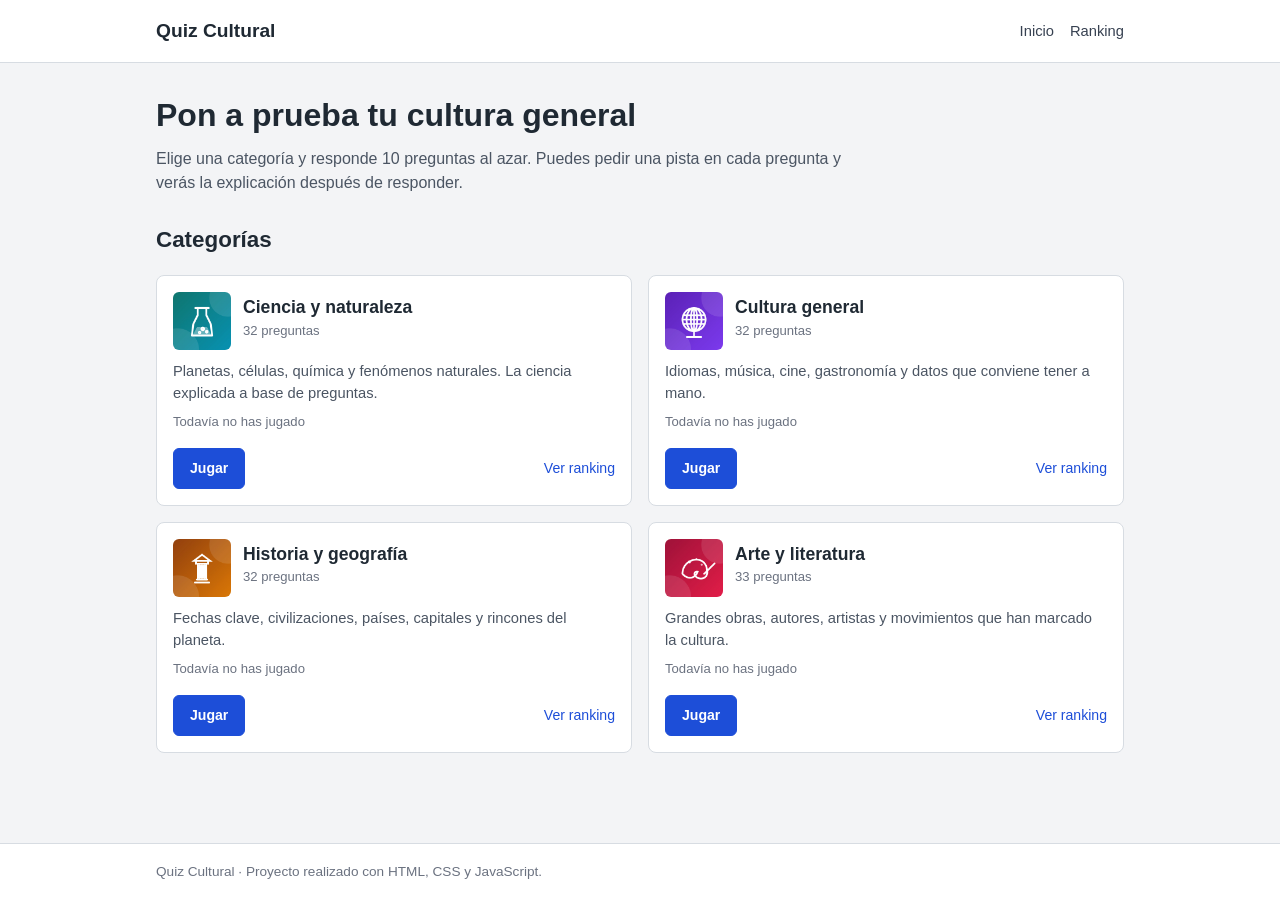
<file: index.html>
<!DOCTYPE html>
<html lang="es">
<head>
  <meta charset="UTF-8">
  <meta name="viewport" content="width=device-width, initial-scale=1.0">
  <title>Quiz Cultural</title>
  <link rel="icon" href="img/icono-cultura.jpg" type="image/jpeg">
  <link rel="stylesheet" href="estilos.css">
</head>
<body>
  <header class="cabecera">
    <div class="contenedor cabecera__contenido">
      <a class="logo" href="index.html">Quiz Cultural</a>
      <nav class="menu">
        <a href="index.html">Inicio</a>
        <a href="ranking.html">Ranking</a>
      </nav>
    </div>
  </header>

  <main class="contenedor">
    <section class="presentacion">
      <h1>Pon a prueba tu cultura general</h1>
      <p>Elige una categoría y responde 10 preguntas al azar. Puedes pedir una pista en cada pregunta y verás la explicación después de responder.</p>
    </section>

    <section>
      <h2>Categorías</h2>
      <p id="estadoMenu" class="mensaje">Cargando categorías...</p>
      <div id="listaQuizzes" class="lista-quizzes"></div>
    </section>
  </main>

  <footer class="pie">
    <div class="contenedor">
      <p>Quiz Cultural · Proyecto realizado con HTML, CSS y JavaScript.</p>
    </div>
  </footer>

  <script src="utilidades.js"></script>
  <script src="menu.js"></script>
</body>
</html>
</file>
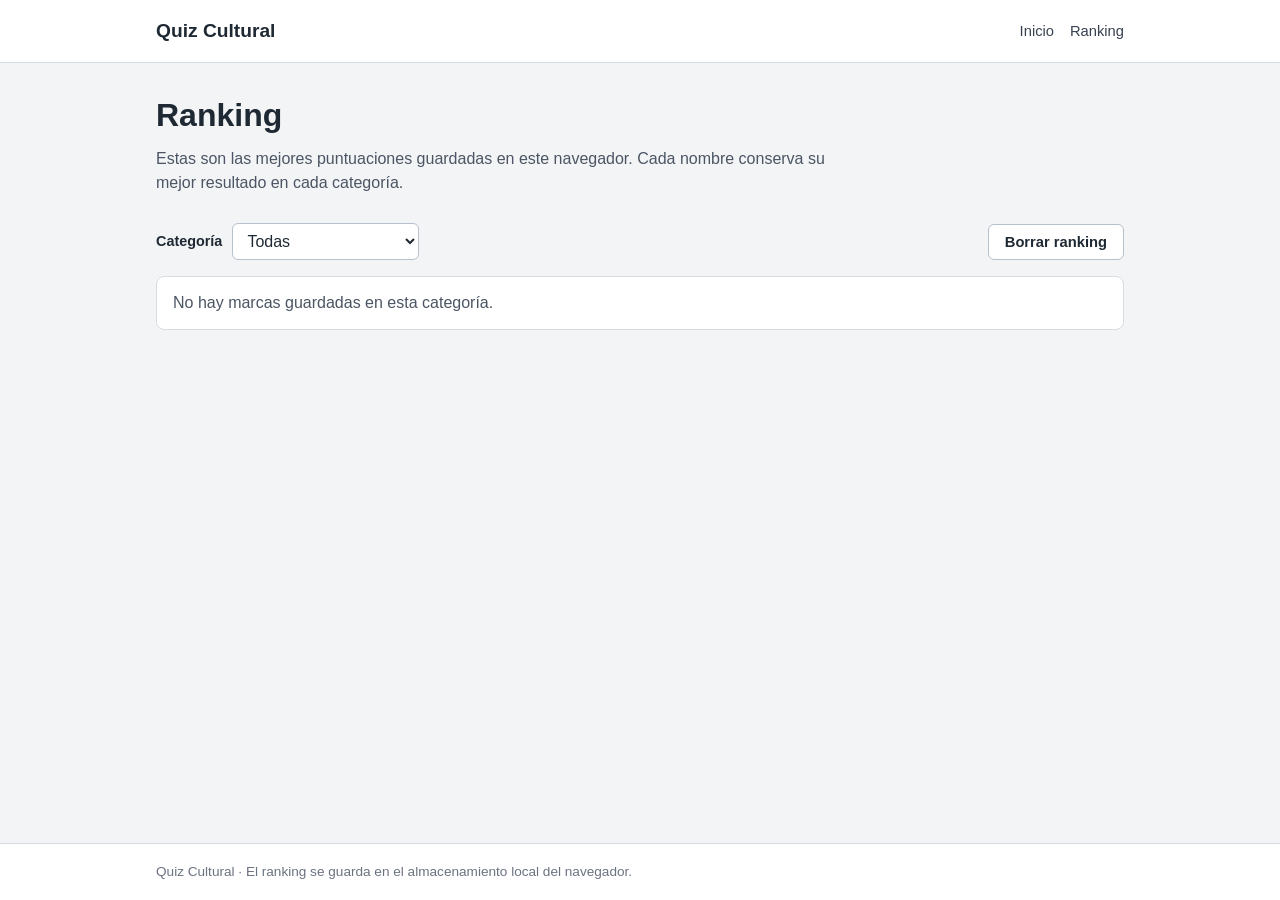
<file: ranking.html>
<!DOCTYPE html>
<html lang="es">
<head>
  <meta charset="UTF-8">
  <meta name="viewport" content="width=device-width, initial-scale=1.0">
  <title>Ranking · Quiz Cultural</title>
  <link rel="icon" href="img/icono-cultura.jpg" type="image/jpeg">
  <link rel="stylesheet" href="estilos.css">
</head>
<body>
  <header class="cabecera">
    <div class="contenedor cabecera__contenido">
      <a class="logo" href="index.html">Quiz Cultural</a>
      <nav class="menu">
        <a href="index.html">Inicio</a>
        <a href="ranking.html">Ranking</a>
      </nav>
    </div>
  </header>

  <main class="contenedor">
    <section class="presentacion">
      <h1>Ranking</h1>
      <p>Estas son las mejores puntuaciones guardadas en este navegador. Cada nombre conserva su mejor resultado en cada categoría.</p>
    </section>

    <div class="ranking-barra">
      <label for="filtroRanking">Categoría</label>
      <select id="filtroRanking">
        <option value="todas">Todas</option>
      </select>
      <button id="borrarRanking" class="boton boton--secundario" type="button">Borrar ranking</button>
    </div>

    <p id="estadoRanking" class="mensaje">Cargando ranking...</p>
    <div id="tablaRanking" hidden></div>
  </main>

  <footer class="pie">
    <div class="contenedor">
      <p>Quiz Cultural · El ranking se guarda en el almacenamiento local del navegador.</p>
    </div>
  </footer>

  <script src="utilidades.js"></script>
  <script src="ranking.js"></script>
</body>
</html>
</file>
<file: estilos.css>
[hidden] {
  display: none !important;
}

*,
*::before,
*::after {
  box-sizing: border-box;
}

body {
  margin: 0;
  min-height: 100vh;
  display: flex;
  flex-direction: column;
  font-family: Arial, Helvetica, sans-serif;
  color: #1f2933;
  line-height: 1.5;
  background: #f3f4f6;
}

main {
  flex: 1;
  padding-top: 28px;
  padding-bottom: 40px;
}

h1,
h2,
h3,
p {
  margin-top: 0;
}

h1 {
  font-size: 2rem;
}

h2 {
  font-size: 1.4rem;
}

.contenedor {
  width: 100%;
  max-width: 1000px;
  margin: 0 auto;
  padding-left: 16px;
  padding-right: 16px;
}

.cabecera {
  background: #ffffff;
  border-bottom: 1px solid #d7dce2;
}

.cabecera__contenido {
  min-height: 62px;
  display: flex;
  align-items: center;
  justify-content: space-between;
  gap: 16px;
}

.logo {
  color: #1f2933;
  font-size: 1.2rem;
  font-weight: bold;
  text-decoration: none;
}

.menu {
  display: flex;
  gap: 16px;
}

.menu a {
  color: #374151;
  font-size: 0.92rem;
  text-decoration: none;
}

.menu a:hover {
  color: #1d4ed8;
  text-decoration: underline;
}

.presentacion {
  margin-bottom: 28px;
}

.presentacion h1 {
  margin-bottom: 8px;
}

.presentacion p {
  max-width: 700px;
  margin-bottom: 0;
  color: #4b5563;
}

.mensaje {
  margin-bottom: 16px;
  padding: 14px 16px;
  color: #4b5563;
  background: #ffffff;
  border: 1px solid #d7dce2;
  border-radius: 8px;
}

.mensaje--error {
  color: #991b1b;
  background: #fdecec;
  border-color: #efb4b4;
}

.mensaje h1 {
  margin-bottom: 8px;
  font-size: 1.3rem;
}

.lista-quizzes {
  display: grid;
  grid-template-columns: repeat(2, minmax(0, 1fr));
  gap: 16px;
}

.tarjeta {
  display: flex;
  flex-direction: column;
  padding: 16px;
  background: #ffffff;
  border: 1px solid #d7dce2;
  border-radius: 8px;
}

.tarjeta__cabecera {
  display: flex;
  align-items: center;
  gap: 12px;
  margin-bottom: 10px;
}

.tarjeta__cabecera img {
  width: 58px;
  height: 58px;
  object-fit: cover;
  border-radius: 6px;
}

.tarjeta h3 {
  margin: 0;
  font-size: 1.1rem;
}

.tarjeta p {
  margin-bottom: 8px;
  color: #4b5563;
  font-size: 0.92rem;
}

.tarjeta .meta {
  color: #6b7280;
  font-size: 0.82rem;
}

.tarjeta__pie {
  display: flex;
  align-items: center;
  justify-content: space-between;
  gap: 12px;
  margin-top: auto;
  padding-top: 8px;
}

.tarjeta__pie a {
  font-size: 0.88rem;
}

.boton {
  display: inline-block;
  padding: 9px 16px;
  color: #ffffff;
  background: #1d4ed8;
  border: 1px solid #1d4ed8;
  border-radius: 6px;
  font-size: 0.92rem;
  font-weight: bold;
  text-align: center;
  text-decoration: none;
  cursor: pointer;
}

.boton:hover:not(:disabled) {
  background: #163fb0;
  border-color: #163fb0;
}

.boton:disabled {
  opacity: 0.5;
  cursor: not-allowed;
}

.boton--secundario {
  color: #1f2933;
  background: #ffffff;
  border-color: #b8c0cc;
}

.boton--secundario:hover:not(:disabled) {
  color: #1f2933;
  background: #f3f4f6;
  border-color: #9aa5b3;
}

.boton--peligro {
  color: #991b1b;
  background: #ffffff;
  border-color: #b8c0cc;
}

.boton--peligro:hover:not(:disabled) {
  background: #fdecec;
  border-color: #991b1b;
}

.enlace {
  color: #1d4ed8;
  text-decoration: none;
}

.enlace:hover {
  text-decoration: underline;
}

.quiz-cabecera {
  display: flex;
  align-items: flex-end;
  justify-content: space-between;
  gap: 16px;
  margin-bottom: 16px;
}

.etiqueta {
  margin-bottom: 4px;
  color: #1d4ed8;
  font-size: 0.78rem;
  font-weight: bold;
  letter-spacing: 0.05em;
  text-transform: uppercase;
}

.quiz-cabecera h1 {
  margin: 0;
}

.marcador {
  margin: 0;
  color: #4b5563;
  font-size: 0.88rem;
  text-align: right;
}

.marcador p {
  margin: 0 0 4px;
}

.pregunta {
  padding: 20px;
  background: #ffffff;
  border: 1px solid #d7dce2;
  border-radius: 8px;
}

.pregunta__imagen {
  margin: 0 0 16px;
}

.pregunta__imagen img {
  display: block;
  width: 100%;
  max-height: 280px;
  object-fit: contain;
  background: #f9fafb;
  border: 1px solid #e5e7eb;
  border-radius: 6px;
}

.pregunta__texto {
  margin-bottom: 16px;
  font-size: 1.35rem;
  line-height: 1.35;
}

.pista {
  margin-bottom: 14px;
  padding: 10px 12px;
  color: #6b4e00;
  background: #fff8e1;
  border: 1px solid #efd587;
  border-radius: 6px;
  font-size: 0.92rem;
}

.respuestas {
  display: grid;
  gap: 8px;
}

.respuesta {
  display: flex;
  align-items: center;
  gap: 10px;
  width: 100%;
  padding: 10px 12px;
  color: #1f2933;
  text-align: left;
  background: #ffffff;
  border: 1px solid #cfd6df;
  border-radius: 6px;
  font-size: 0.95rem;
  cursor: pointer;
}

.respuesta:hover:not(:disabled) {
  background: #f5f8ff;
  border-color: #1d4ed8;
}

.respuesta:disabled {
  cursor: default;
}

.respuesta__letra {
  width: 22px;
  font-weight: bold;
}

.respuesta__texto {
  flex: 1;
}

.respuesta__marca {
  font-size: 0.75rem;
  font-weight: bold;
  text-transform: uppercase;
}

.respuesta--seleccionada {
  background: #eef4ff;
  border-color: #1d4ed8;
}

.respuesta--correcta {
  background: #e8f5ec;
  border-color: #15803d;
}

.respuesta--correcta .respuesta__marca {
  color: #15803d;
}

.respuesta--incorrecta {
  background: #fdecec;
  border-color: #b91c1c;
}

.respuesta--incorrecta .respuesta__marca {
  color: #b91c1c;
}

.retro {
  margin: 16px 0 0;
  padding: 12px;
  border-radius: 6px;
  font-size: 0.92rem;
}

.retro--ok {
  background: #e8f5ec;
  border: 1px solid #15803d;
}

.retro--ko {
  background: #fdecec;
  border: 1px solid #b91c1c;
}

.acciones {
  display: flex;
  flex-wrap: wrap;
  gap: 10px;
  margin-top: 16px;
}

.resultado {
  margin-bottom: 16px;
  padding: 20px;
  background: #ffffff;
  border: 1px solid #d7dce2;
  border-radius: 8px;
}

.resultado h1 {
  margin-bottom: 8px;
}

.datos {
  display: flex;
  flex-wrap: wrap;
  gap: 6px 24px;
  margin: 16px 0;
  padding: 0;
  list-style: none;
  color: #4b5563;
}

.datos strong {
  color: #1f2933;
}

.columnas {
  display: grid;
  grid-template-columns: repeat(2, minmax(0, 1fr));
  gap: 16px;
}

.panel {
  padding: 16px;
  background: #ffffff;
  border: 1px solid #d7dce2;
  border-radius: 8px;
}

.panel h2 {
  margin-bottom: 10px;
  font-size: 1.1rem;
}

.campo {
  margin-bottom: 10px;
}

.campo label {
  display: block;
  margin-bottom: 4px;
  font-size: 0.85rem;
  font-weight: bold;
}

.campo input {
  width: 100%;
  padding: 8px 10px;
  color: #1f2933;
  background: #ffffff;
  border: 1px solid #b8c0cc;
  border-radius: 6px;
  font: inherit;
}

.aviso {
  margin: 10px 0 0;
  color: #15803d;
  font-size: 0.9rem;
}

.aviso--error {
  color: #b91c1c;
}

.top {
  margin: 0;
  padding-left: 20px;
}

.top li {
  margin-bottom: 6px;
}

.top .destacado {
  font-weight: bold;
}

.repaso {
  margin-top: 16px;
  padding: 14px 16px;
  background: #ffffff;
  border: 1px solid #d7dce2;
  border-radius: 8px;
}

.repaso summary {
  font-weight: bold;
  cursor: pointer;
}

.repaso__item {
  margin-top: 10px;
  padding-top: 10px;
  border-top: 1px solid #e5e7eb;
}

.repaso__item h3 {
  margin-bottom: 4px;
  font-size: 0.98rem;
}

.repaso__item p {
  margin: 2px 0;
  color: #4b5563;
  font-size: 0.9rem;
}

.acciones-resultado {
  display: flex;
  flex-wrap: wrap;
  gap: 10px;
  margin-top: 16px;
}

.ranking-barra {
  display: flex;
  flex-wrap: wrap;
  align-items: center;
  gap: 10px;
  margin-bottom: 16px;
}

.ranking-barra label {
  font-size: 0.9rem;
  font-weight: bold;
}

.ranking-barra select {
  padding: 8px 10px;
  color: #1f2933;
  background: #ffffff;
  border: 1px solid #b8c0cc;
  border-radius: 6px;
  font: inherit;
}

.ranking-barra .boton {
  margin-left: auto;
}

.tabla-envoltura {
  overflow-x: auto;
  background: #ffffff;
  border: 1px solid #d7dce2;
  border-radius: 8px;
}

table {
  width: 100%;
  border-collapse: collapse;
  font-size: 0.9rem;
}

th,
td {
  padding: 10px 12px;
  text-align: left;
  border-bottom: 1px solid #e5e7eb;
  white-space: nowrap;
}

th {
  background: #f9fafb;
  font-size: 0.8rem;
}

tbody tr:last-child td {
  border-bottom: 0;
}

.pie {
  padding: 18px 0;
  color: #6b7280;
  background: #ffffff;
  border-top: 1px solid #d7dce2;
  font-size: 0.85rem;
}

.pie p {
  margin: 0;
}

@media (max-width: 700px) {
  .lista-quizzes,
  .columnas {
    grid-template-columns: 1fr;
  }

  .quiz-cabecera {
    align-items: flex-start;
    flex-direction: column;
  }

  .marcador {
    text-align: left;
  }

  .ranking-barra .boton {
    margin-left: 0;
  }
}
</file>
